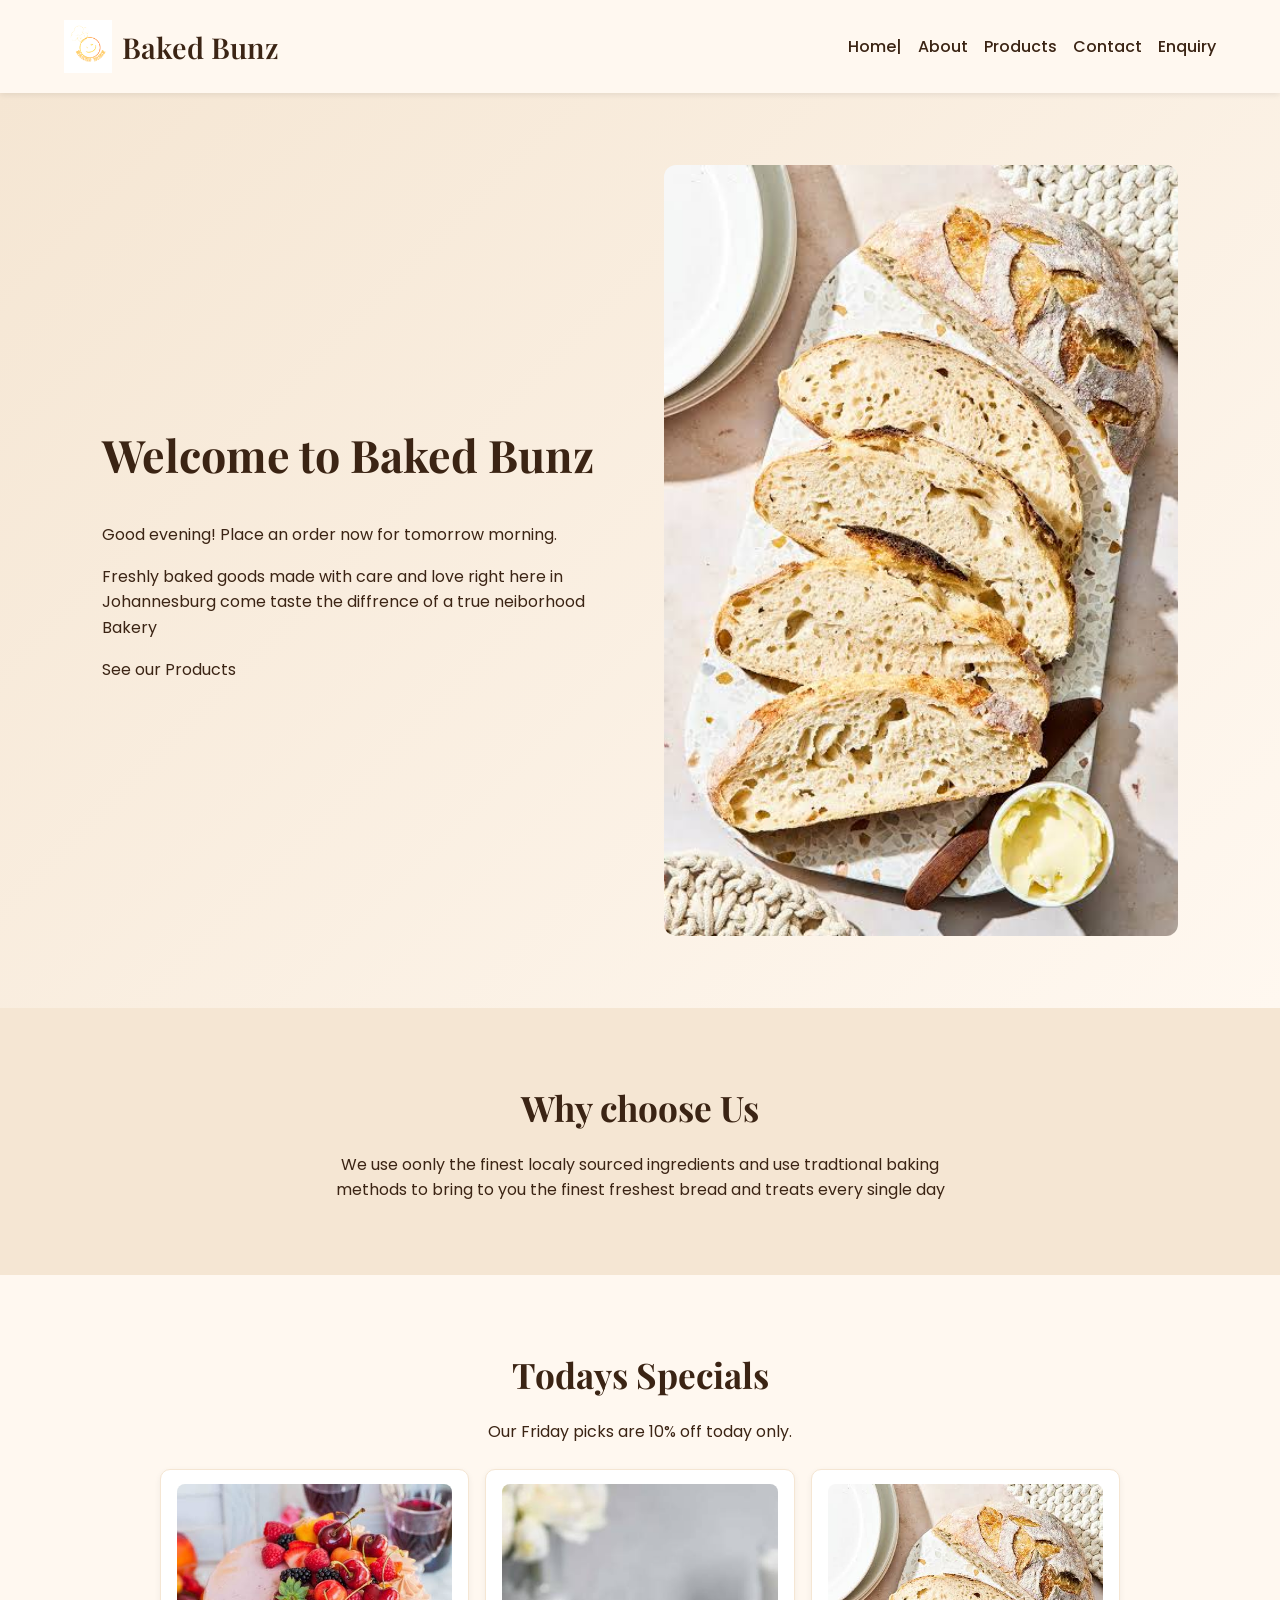
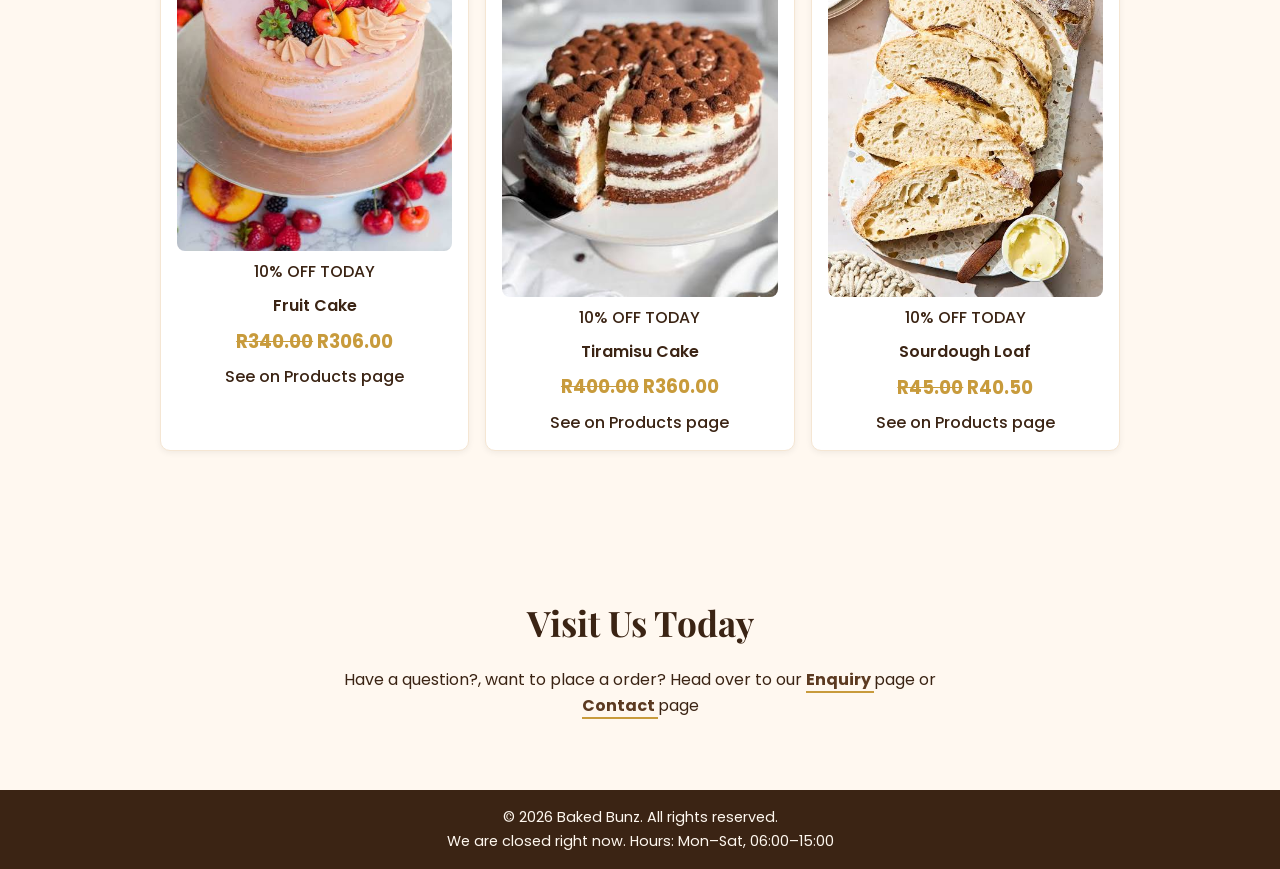
<file: index.html>
<!DOCTYPE html>
<html lang="en">
<head>
     <meta name="viewport" content="width=device-width, initial-scale=1.0">
    <meta charset="UTF-8"/>
    <meta name="description" content="DESCRIPTION FROM THE LIST BELOW">
    <title>Baked Bunz|Index</title>
    <link rel="preconnect" href="https://fonts.googleapis.com">
    <link rel="preconnect" href="https://fonts.gstatic.com" crossorigin>
    <link href="https://fonts.googleapis.com/css2?family=Playfair+Display:wght@600;700&family=Poppins:wght@400;500;600;700&display=swap" rel="stylesheet">
    <link rel="stylesheet" href="css/style.css">
</head>
<body>

<!-- Header will have the site title and navigation -->
 <header>
    <a href="index.html" class="brand">
        <img src="images/BakedBunzLogo.png" alt="Baked Bunz Logo" class="logo">
        <span class="site-title">Baked Bunz</span>
    </a>

    <nav aria-label="Main navigation"> 
        <ul>
            <li><a href="index.html" aria-current="page">Home|</a></li>
            <li><a href="aboutUs.html">About</a></li>
            <li><a href="product.html">Products</a></li>
            <li><a href="contact.html">Contact</a></li>
            <li><a href="enquiry.html">Enquiry</a></li>
        </ul>
    </nav>
 </header>
 <!-- the main contant will display here  -->
  <main>
    <section id="hero">
        <div class="hero-text">
            <h1>Welcome to Baked Bunz</h1>
            <p id="greeting" class="greeting"></p>
        <p>Freshly baked goods made with care and love right here in Johannesburg come taste the diffrence of a true neiborhood Bakery</p>
        <a class="button" href="product.html">See our Products</a>
        </div>
        <img class="hero-image" src="./images/sourDough.jpg" alt="sourgough bread img">
       </section>

       <section id="highlights">
        <h2>Why choose Us</h2>
        <p>We use oonly the finest localy sourced ingredients and use tradtional baking methods to bring to you the finest freshest bread and treats every single day </p>

       </section>

       <section id="specials">
        <h2>Todays Specials</h2>
        <p id="specials-intro"></p>
        <ul id="specials-list" class="product-list"></ul>
       </section>
       
       <section id="cta">
        <h2>Visit Us Today</h2>
        <p>Have a question?, want to place a order? Head over  to our
            <a href="enquiry.html">Enquiry  </a> page or
            <a href="contact.html">Contact  </a> page
        </p>

       </section>
  </main>
  <!-- footer with copyright -->
   <footer>
    <p>&copy;2026 BakedBunz. All rights reserved.</p>
   </footer>
   <script src="./js/cart.js"></script>
</body>
</html>
</file>
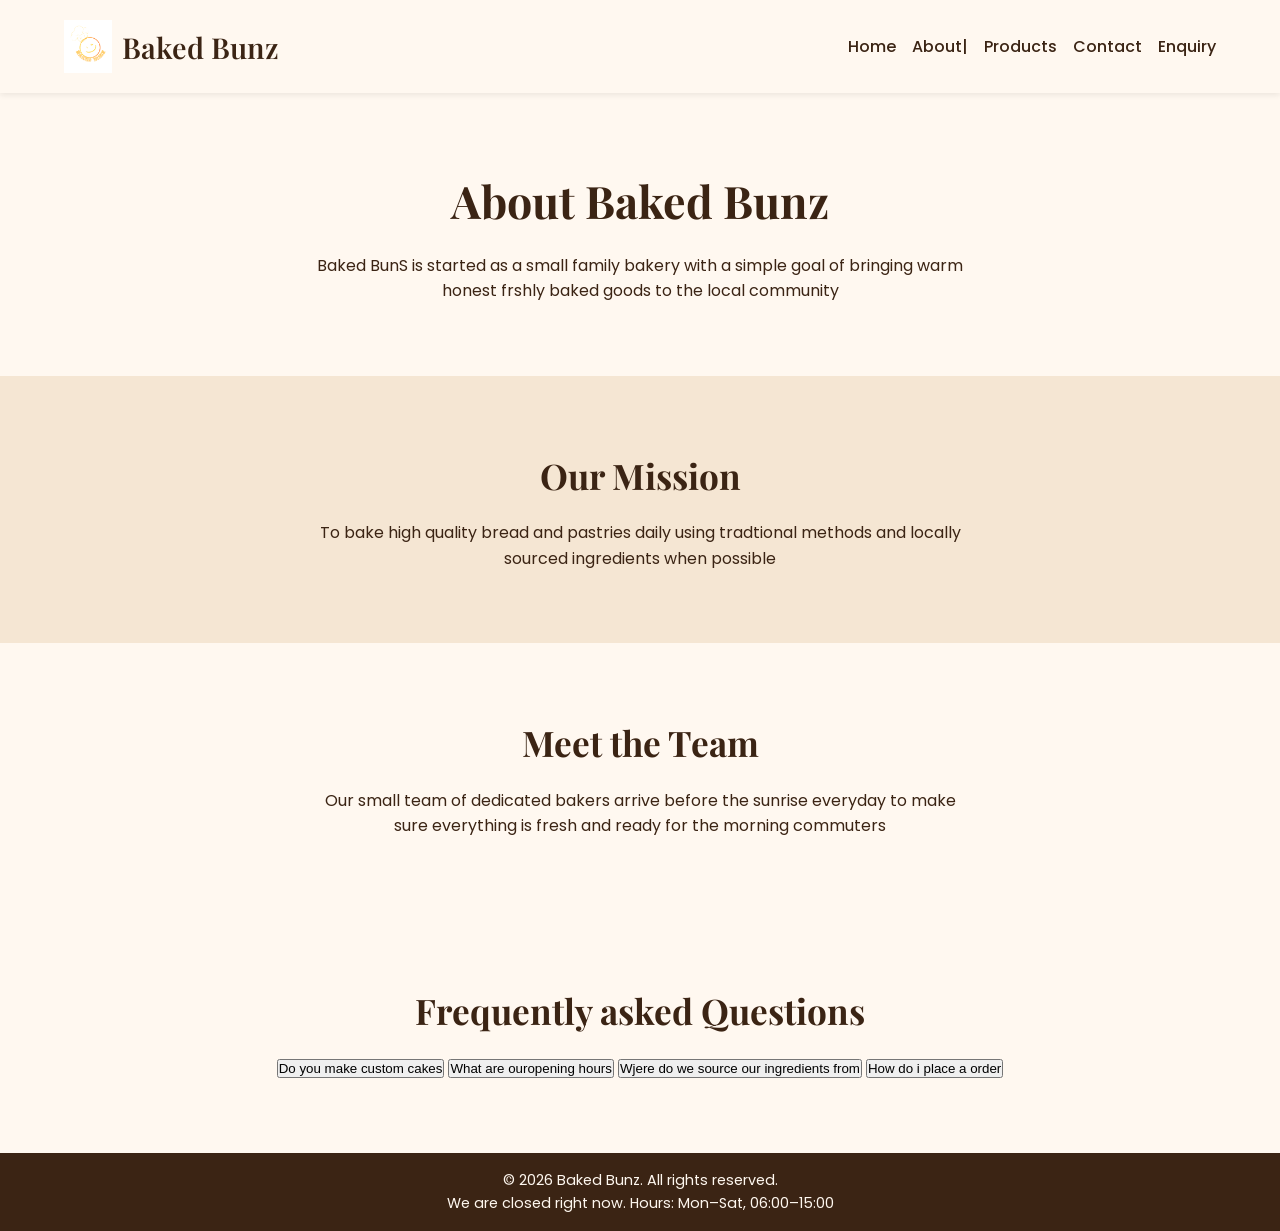
<file: aboutUs.html>
<!DOCTYPE html>
<html lang="en">
<head>
   <meta name="viewport" content="width=device-width, initial-scale=1.0">
    <meta charset="UTF-8"/>
    <meta name="description" content="DESCRIPTION FROM THE LIST BELOW">
    <title>Baked Bunz|About US</title>
    <link rel="preconnect" href="https://fonts.googleapis.com">
    <link rel="preconnect" href="https://fonts.gstatic.com" crossorigin>
    <link href="https://fonts.googleapis.com/css2?family=Playfair+Display:wght@600;700&family=Poppins:wght@400;500;600;700&display=swap" rel="stylesheet">
    <link rel="stylesheet" href="css/style.css">
</head>
<body>

<!-- Header will have the site title and navigation -->
 <header>
    
     <a href="index.html" class="brand">
        <img src="images/BakedBunzLogo.png" alt="Baked Bunz Logo" class="logo">
        <span class="site-title">Baked Bunz</span>
    </a>

    
    <nav>
       
        <ul aria-label="Main navigation">
            <li><a href="index.html">Home</a></li>
            <li><a href="aboutUs.html" aria-current="page">About|</a></li>
            <li><a href="product.html">Products</a></li>
            <li><a href="contact.html">Contact</a></li>
            <li><a href="enquiry.html">Enquiry</a></li>
        </ul>
    </nav>
 </header>
 
  <main>
    <section id="our-story">
        <h1>About Baked Bunz</h1>
        <p>Baked BunS is started as a small family bakery with a simple goal of bringing warm honest frshly baked goods to the local community </p>

    </section>
    <section id="mission">
        <h2>Our Mission</h2>
        <p>To bake high quality bread and pastries daily using tradtional methods and locally sourced ingredients when possible </p>
    </section>
    <section id="team">
        <h2>Meet the Team</h2>
        <p>
            Our small team of dedicated bakers arrive before the sunrise everyday to make sure everything is fresh and ready for the morning commuters
        </p>
    </section>

    <section id="faq">
        <h2>Frequently asked Questions</h2>
        <div class="accordion">
            <button type="button" class="accordion-header" id="faq-button-1" aria-expanded="false" aria-controls="faq-panel-1">Do you make custom cakes</button>
            <div class="accordion-panel" id="faq-panel-1" role="region" aria-labelledby="faq-button-1" hidden>
                <p>Yes we do, head over to our enquiry page to do so.PLease give us a 3 days notice</p>
            </div>

             <button type="button" class="accordion-header" id="faq-button-2" aria-expanded="false" aria-controls="faq-panel-2">What are ouropening hours </button>
            <div class="accordion-panel" id="faq-panel-2" role="region" aria-labelledby="faq-button-2" hidden>
                <p>where open from 06:00 to 15:00</p>
            </div>

             <button type="button" class="accordion-header" id="faq-button-3" aria-expanded="false" aria-controls="faq-panel-3">Wjere do we source our ingredients from </button>
            <div class="accordion-panel" id="faq-panel-3" role="region" aria-labelledby="faq-button-3" hidden>
                <p>we source our ingredients form local stores and bake our goods fresh every morning</p>
            </div>

             <button type="button" class="accordion-header" id="faq-button-4" aria-expanded="false" aria-controls="faq-panel-4">How do i place a order</button>
            <div class="accordion-panel" id="faq-panel-4" role="region" aria-labelledby="faq-button-4" hidden>
                <p>go to product page and add your neede times to the cart</p>
            </div>

        </div>
    </section>

    </main>
  <!-- footer with copyright -->
   <footer>
    <p>&copy;2026 BakedBunz. All rights reserved.</p>
   </footer>
    <script src="./js/cart.js"></script>
</body>
</html>
</file>
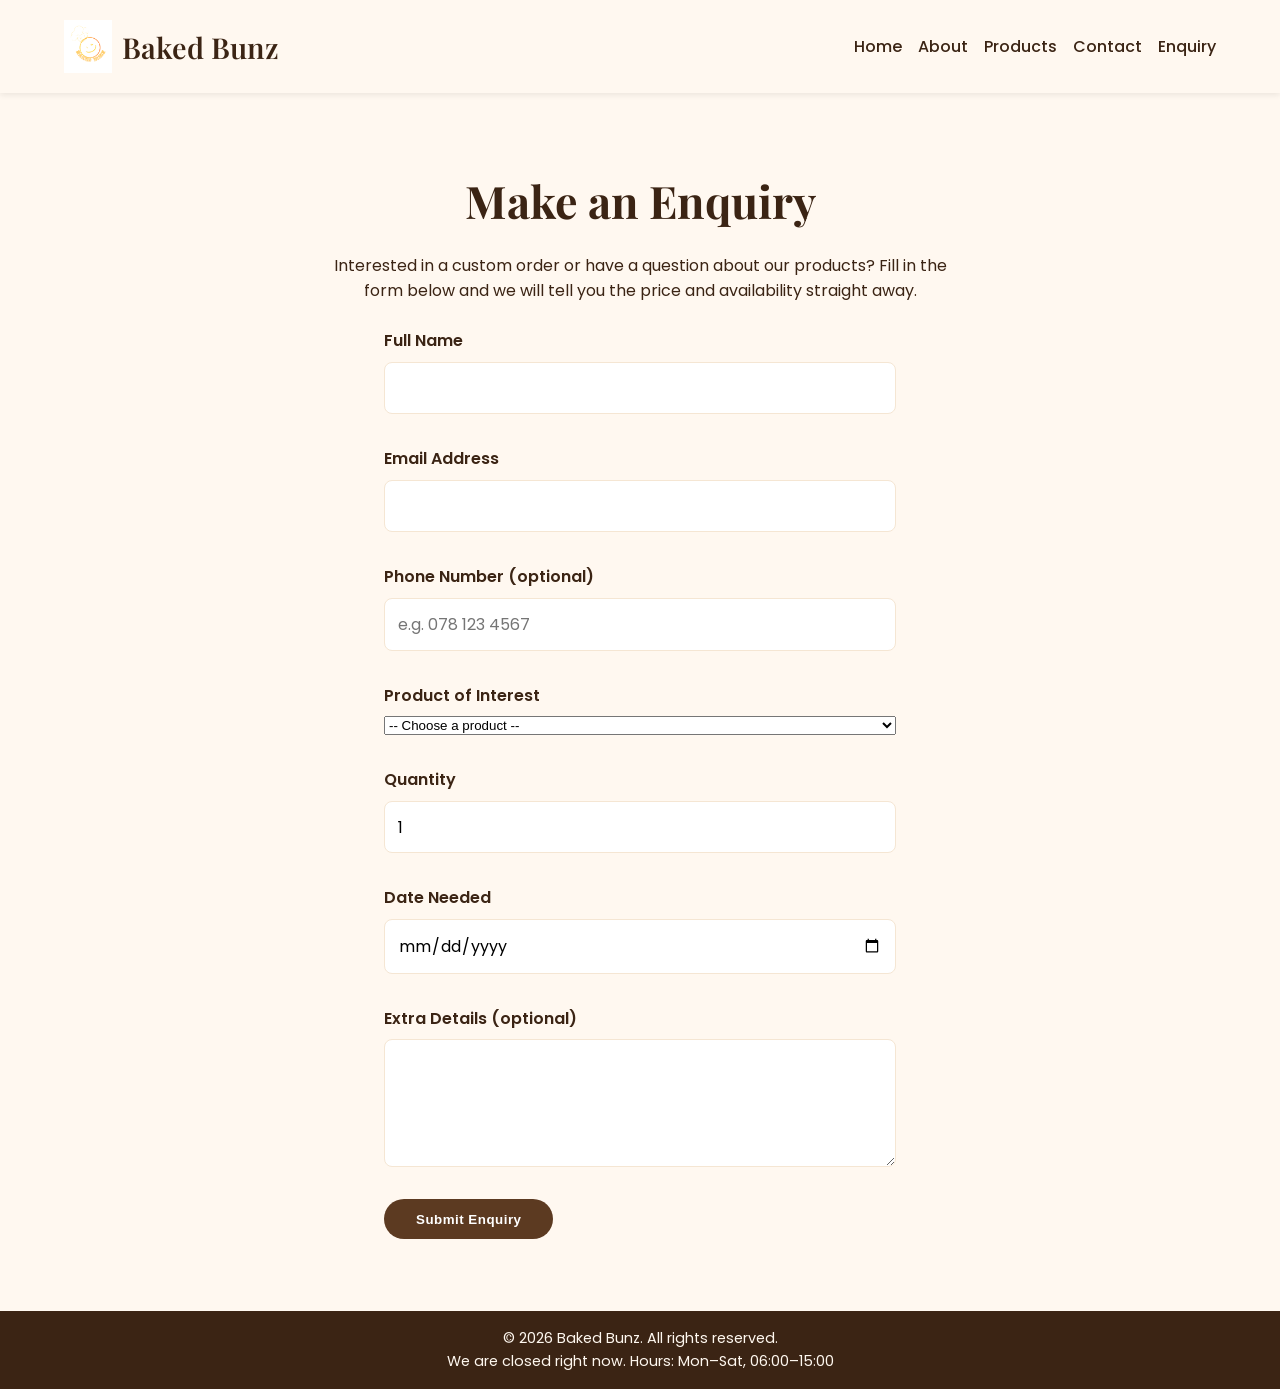
<file: enquiry.html>
<!DOCTYPE html>
<head>
     <meta name="viewport" content="width=device-width, initial-scale=1.0">
    <meta charset="UTF-8"/>
    <meta name="description" content="DESCRIPTION FROM THE LIST BELOW">
    <title>Baked Bunz|Enquiry</title>
    <link rel="preconnect" href="https://fonts.googleapis.com">
    <link rel="preconnect" href="https://fonts.gstatic.com" crossorigin>
    <link href="https://fonts.googleapis.com/css2?family=Playfair+Display:wght@600;700&family=Poppins:wght@400;500;600;700&display=swap" rel="stylesheet">
    <link rel="stylesheet" href="css/style.css">
</head>
<body>

<!-- Header will have the site title and navigation -->
 <header>
    <a href="index.html" class="brand">
        <img src="images/BakedBunzLogo.png" alt="Baked Bunz Logo" class="logo">
        <span class="site-title">Baked Bunz</span>
    </a>
    <nav>
         
        <ul aria-label="Main navigation">
            <li><a href="index.html">Home</a></li>
            <li><a href="aboutUs.html">About</a></li>
            <li><a href="product.html">Products</a></li>
            <li><a href="contact.html">Contact</a></li>
            <li><a href="enquiry.html" aria-current="page">Enquiry</a></li>
        </ul>
    </nav>
 </header>
 <!-- tenquiry from orders / questions  -->
  <main>

    <section id="enquiry-form">
        <h1>Make an Enquiry</h1>
        <p>Interested in a custom order or have a question about our products? Fill in the form below and we will tell you the price and availability straight away.</p>

    <form id="enquiryform" action="#" method="post" novalidate>
        <label for="name">Full Name</label>
        <input type="text" id="name" name="name" required minlength="2" autocomplete="name" aria-describedby="name-error">
        <span id="name-error" class="field-error"></span>

        <label for="email">Email Address</label>
        <input type="email" id="email" name="email" required autocomplete="email" aria-describedby="email-error">
        <span id="email-error" class="field-error"></span>

        <label for="phone">Phone Number (optional)</label>
        <input type="tel" id="phone" name="phone" placeholder="e.g. 078 123 4567" autocomplete="tel" aria-describedby="phone-error">
        <span id="phone-error" class="field-error"></span>

        <label for="product">Product of Interest</label>
        <select id="product" name="product" required aria-describedby="product-error">
            <option value="">-- Choose a product --</option>
        </select>
        <span id="product-error" class="field-error"></span>

        <label for="quantity">Quantity</label>
        <input type="number" id="quantity" name="quantity" min="1" max="50" value="1" required aria-describedby="quantity-error">
        <span id="quantity-error" class="field-error"></span>

        <label for="date">Date Needed</label>
        <input type="date" id="date" name="date" required aria-describedby="date-error">
        <span id="date-error" class="field-error"></span>

        <label for="message">Extra Details (optional)</label>
        <textarea id="message" name="message" rows="4" maxlength="300" aria-describedby="message-error"></textarea>
        <span id="message-error" class="field-error"></span>

        <button type="submit" id="enquiry-submit">Submit Enquiry</button>
    </form>

    <p id="enquiry-status" class="form-status" role="status" aria-live="polite"></p>

    <div id="enquiry-response" class="response-box" role="status" aria-live="polite" hidden></div>
</section>

  </main>
  <!-- footer with copyright -->
   <footer>
    <p>&copy;2026 BakedBunz. All rights reserved.</p>
   </footer>
    <script src="./js/cart.js"></script>
</body>
</html>
</file>
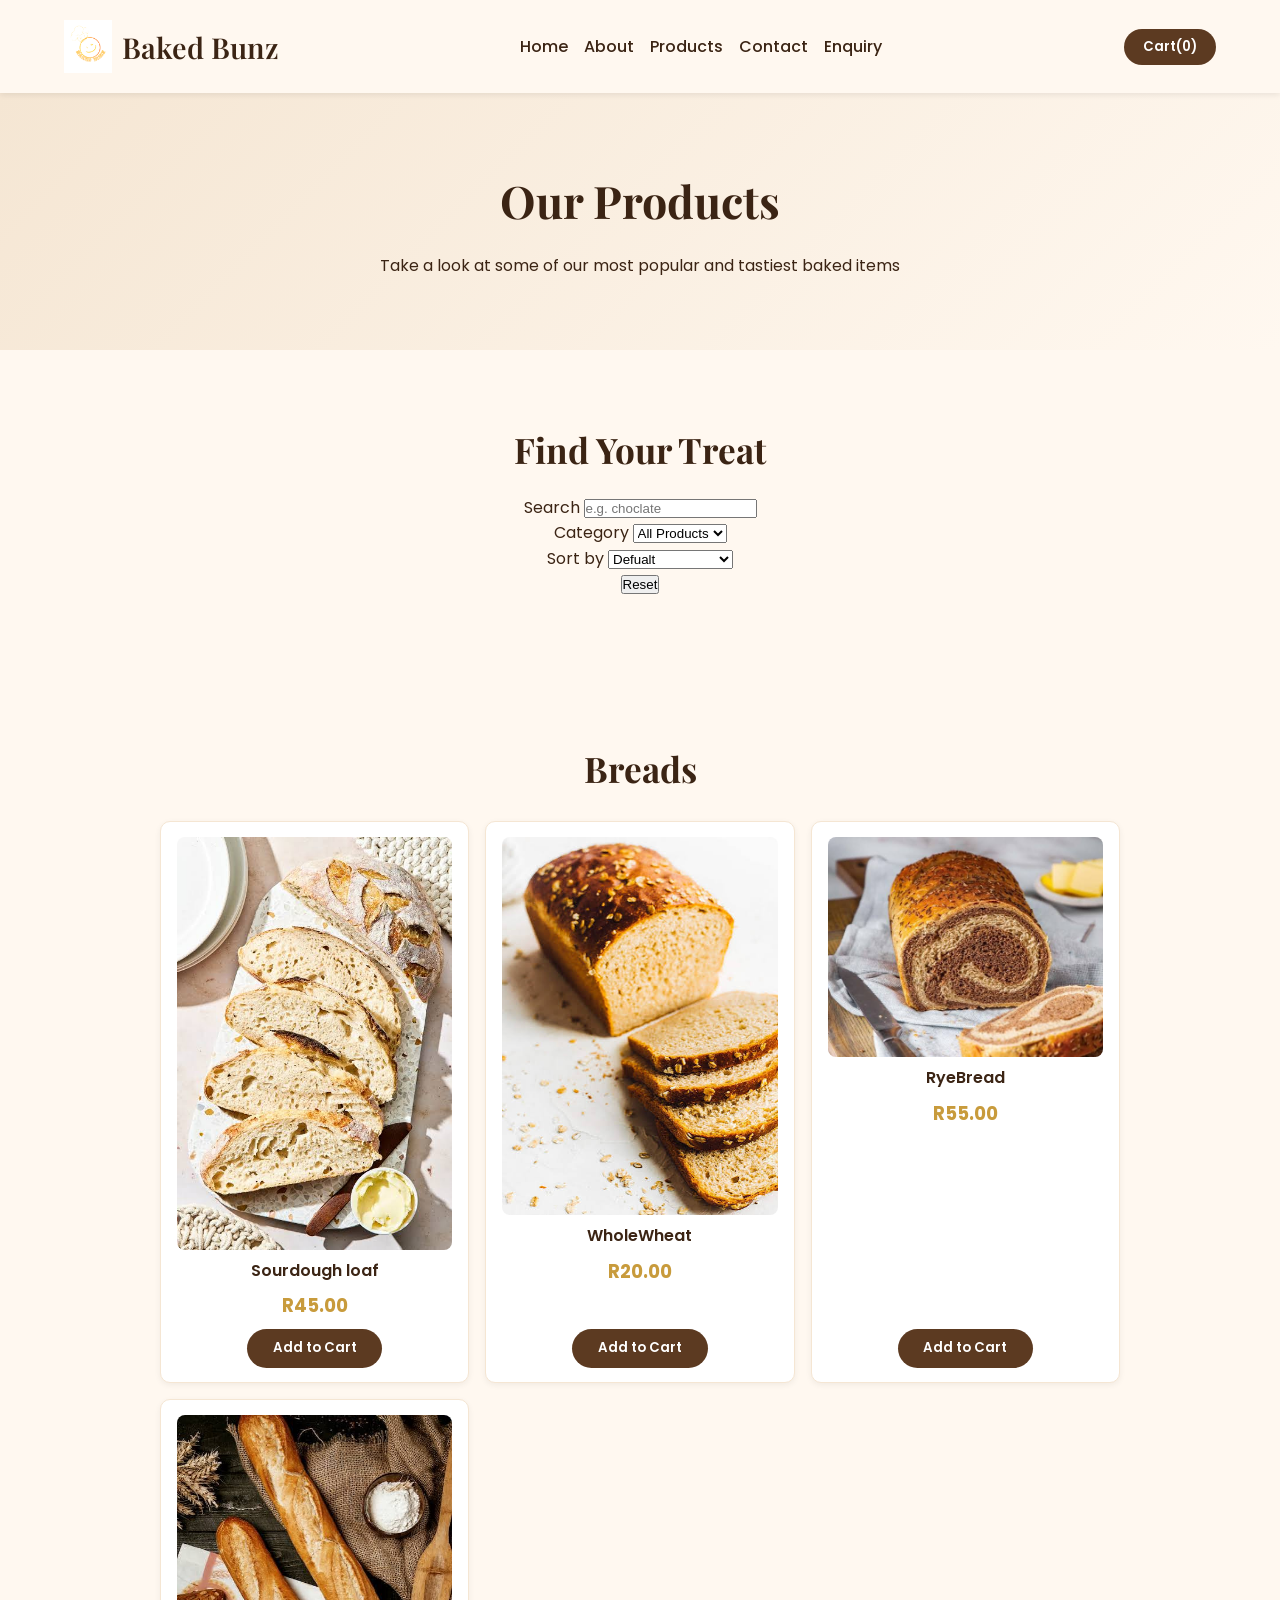
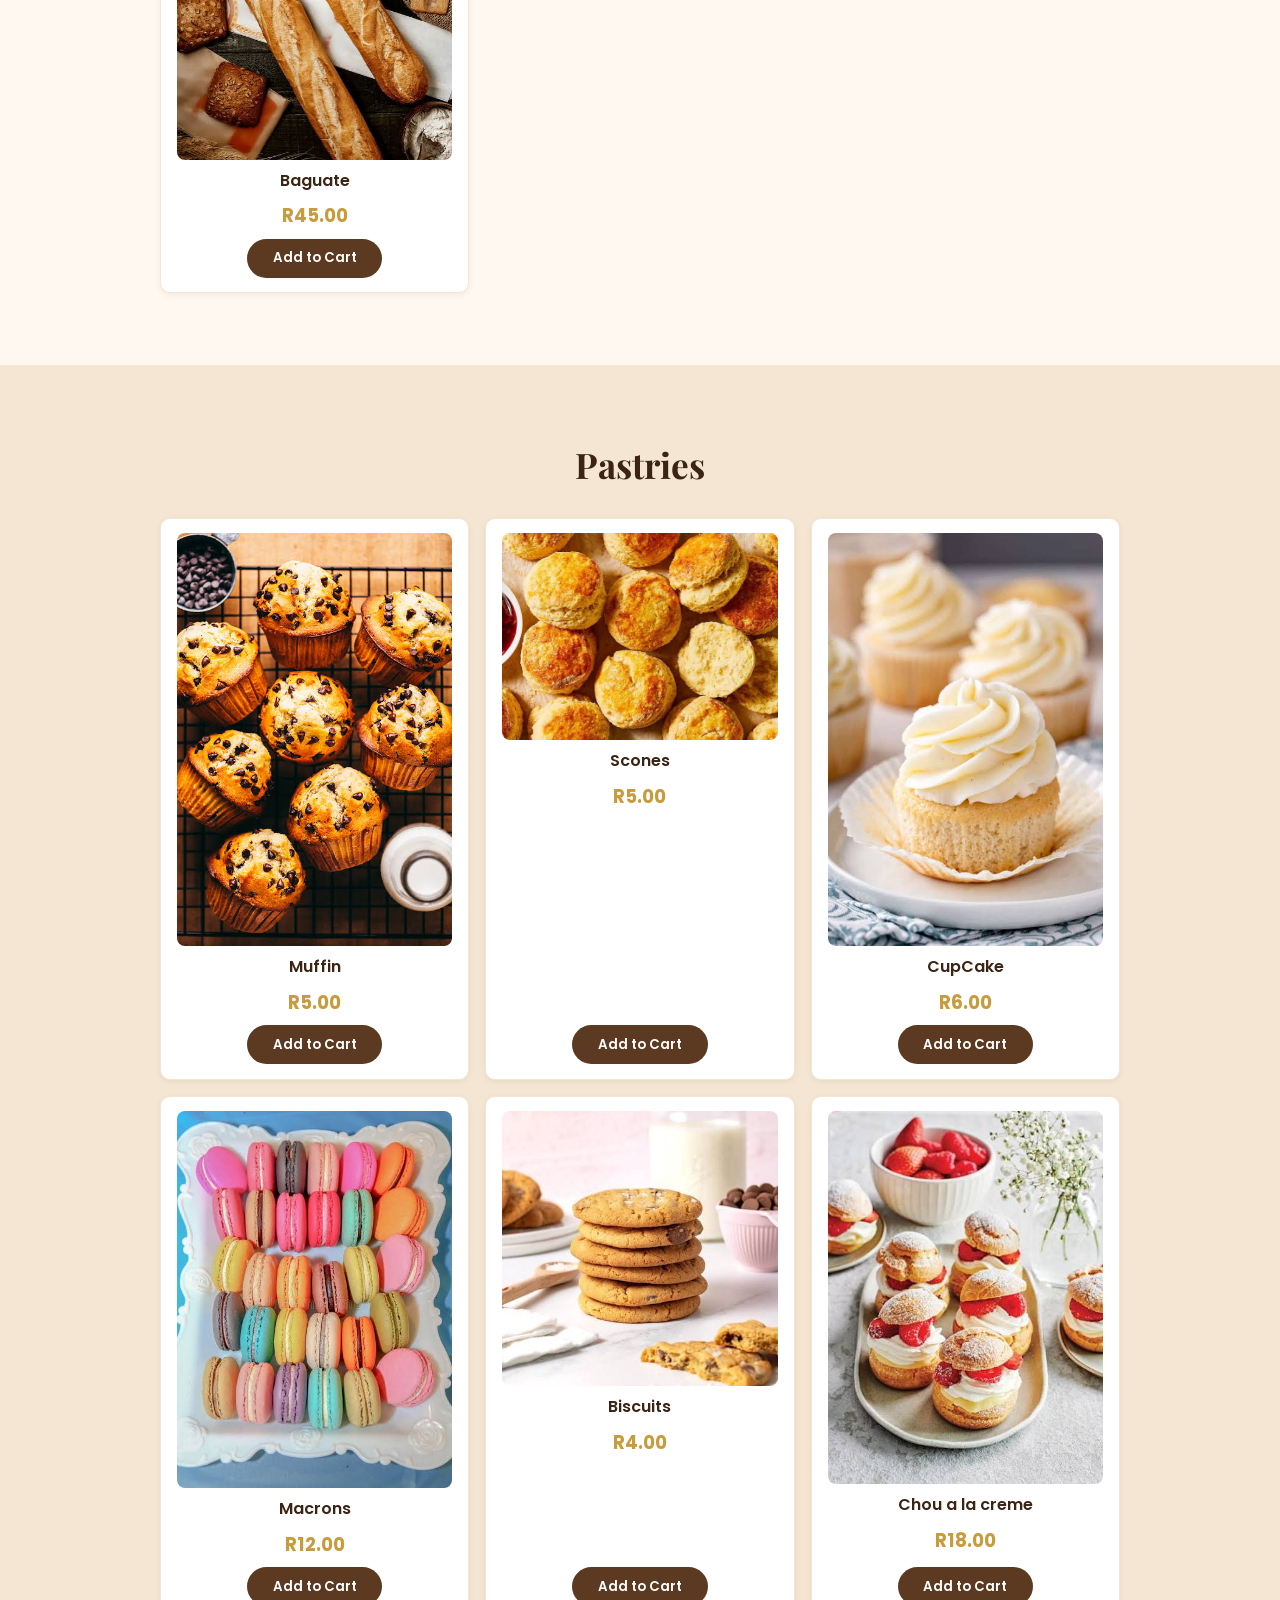
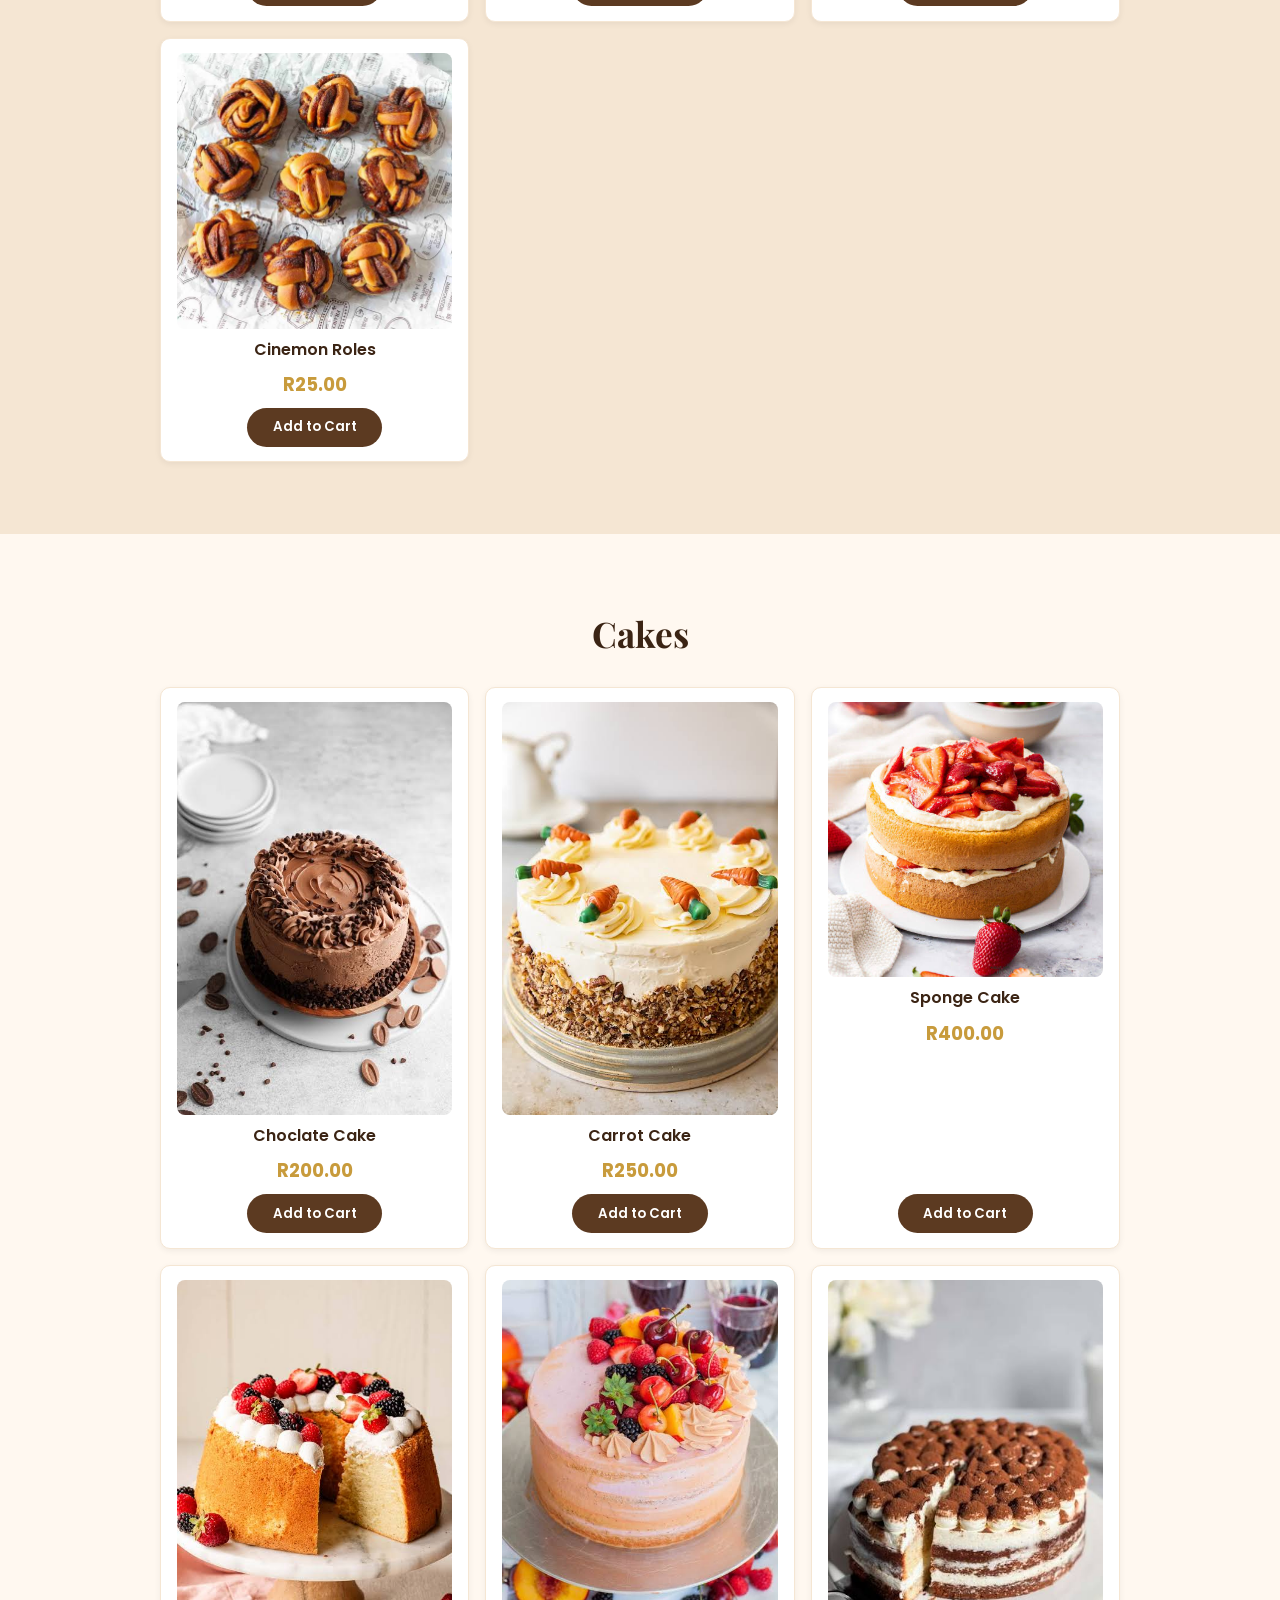
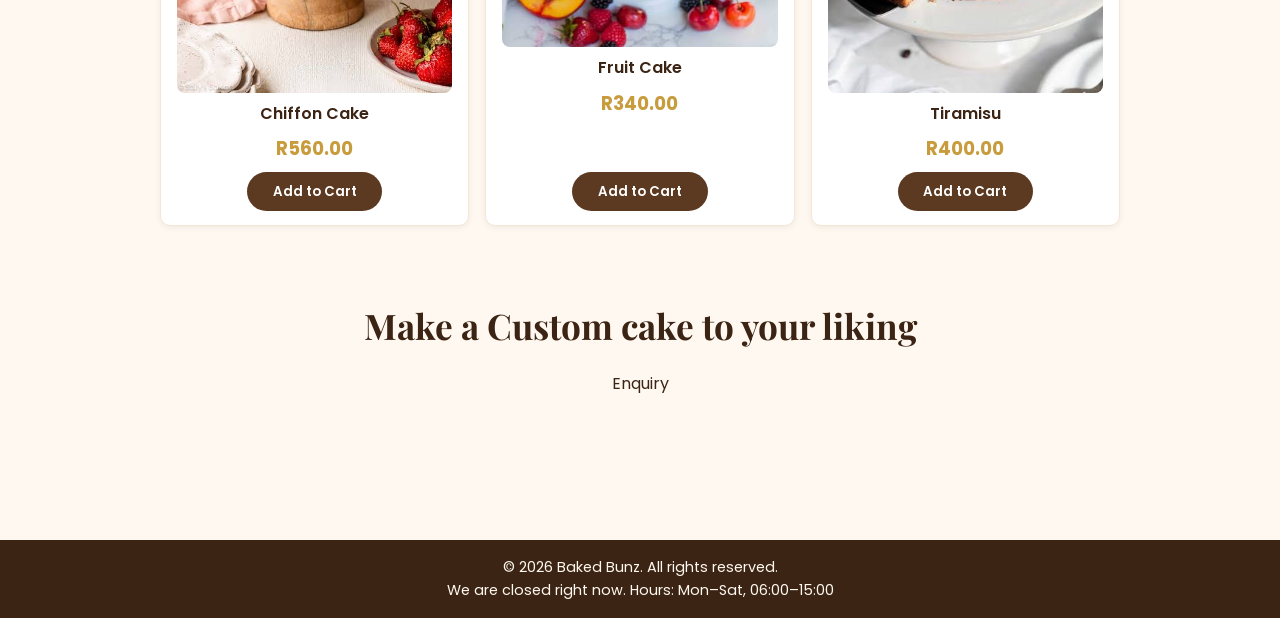
<file: product.html>
<!DOCTYPE html>
<html lang="en">
<head>
     <meta name="viewport" content="width=device-width, initial-scale=1.0">
    <meta charset="UTF-8"/>
    <meta name="description" content="DESCRIPTION FROM THE LIST BELOW">
    <title>Baked Bunz|Products</title>
    <link rel="preconnect" href="https://fonts.googleapis.com">
    <link rel="preconnect" href="https://fonts.gstatic.com" crossorigin>
    <link href="https://fonts.googleapis.com/css2?family=Playfair+Display:wght@600;700&family=Poppins:wght@400;500;600;700&display=swap" rel="stylesheet">
    <link rel="stylesheet" href="css/style.css">

</head>
<body>


<!-- Header will have the site title and navigation -->
 <header>
    <a href="index.html" class="brand">
        <img src="images/BakedBunzLogo.png" alt="Baked Bunz Logo" class="logo">
        <span class="site-title">Baked Bunz</span>
    </a>
    
   <nav aria-label="Main navigation">
        <ul>
            <li><a href="index.html">Home</a></li>
            <li><a href="aboutUs.html">About</a></li>
            <li><a href="product.html" aria-current="page">Products</a></li>
            <li><a href="contact.html">Contact</a></li>
            <li><a href="enquiry.html">Enquiry</a></li>
        </ul>
    </nav>

    <button type="button" id="cart-toggle" class="cart-toggle" aria-controls="cart-panel " aria-expanded="false">
        Cart(<span id="cart-count">0</span>)
    </button>
 </header>
 
  <main>
    <section id="products-intro">
        <h1>Our Products</h1>
        <p>Take a look at some of our most popular and tastiest baked items</p>

    </section>
    
    <section id="product-tools">
        <h2>Find Your Treat</h2>
        
            <div class="prodct-tools">
                <div class="tool">
                    <label for="product-search">Search</label>
                    <input type="search" id="product-search" placeholder="e.g. choclate">
                </div>
                <div class="tool">
                    <label for="category-filter">Category</label>
                    <select id="category-filter">
                        <option value="all">All Products</option>
                        <option value="breads">Breads</option>
                        <option value="pastries">Pastries</option>
                        <option value="cakes">Cakes</option>
                    </select>
                </div>
                <div class="tool">
                    <label for="sort-products">Sort by</label>
                    <select id="sort-products">
                        <option value="default">Defualt</option>
                        <option value="name">Name(A to Z)</option>
                        <option value="price-low">Price(low to high)</option>
                        <option value="price-high">Price(high to low)</option>
                    </select>
                </div>
                <button type="button" id="reset-filters " class="reset-filters">Reset</button>
            </div>
            <p id="result-count" role="status" aria-live="polite"></p>
            <p id="no-results" hidden>No product match your search. Try a diffrent word </p>
        </div>
    </section>
    
    <section id="breads">
        <h2>Breads</h2>
        <ul class="product-list">

            <li class="product-card" data-id="sourdough" data-name="SourDough Loaf" data-price="45">
                <img src="./images/sourDough.jpg" alt="sourDough bread image">
                <span class="product-name">Sourdough loaf</span>
                <span class="product-price ">R45.00</span>
                <button type="button" class="add-to-cart">Add to Cart</button>
            </li>


            <li class="product-card" data-id="wholewheat" data-name="WholeWheat Bread" data-price="20">
                <img src="./images/wholeWheat.jpg"alt="wholeWheat" >
                 <span class="product-name">WholeWheat </span>
                <span class="product-price ">R20.00</span>
                <button type="button" class="add-to-cart">Add to Cart</button>
            </li>
            
            


            <li class="product-card" data-id="ryebread" data-name="Rye Bread"data-price="55">
                <img src="./images/ryeBread.jpg" alt="ryebread image"> 
                 <span class="product-name">RyeBread</span>
                <span class="product-price ">R55.00</span>
                <button type="button" class="add-to-cart">Add to Cart</button>
            </li>
            </li>


            <li class="product-card" data-id="baguate" data-name="Baguate" data-price="45">
                <img src="./images/baguet.jpg" alt="Baguate image">
                 <span class="product-name">Baguate</span>
                <span class="product-price ">R45.00</span>
                <button type="button" class="add-to-cart">Add to Cart</button>
            </li>
        </ul>
    </section>

    <section id="pastries">
        <h2>Pastries</h2>
        <ul class="product-list">

            <li class="product-card" data-id="muffin" data-name="Muffin" data-price="5">
                <img src="./images/Muffins.jpg" alt="muffin img">
               
                 <span class="product-name">Muffin</span>
                <span class="product-price ">R5.00</span>
                <button type="button" class="add-to-cart">Add to Cart</button>
            </li>
                


            <li class="product-card" data-id="scone" data-name="Scones" data-price="5">
                <img src="./images/scones.jpg" alt="scone img">
         
                 <span class="product-name">Scones</span>
                <span class="product-price ">R5.00</span>
                <button type="button" class="add-to-cart">Add to Cart</button>
            </li>


            <li class="product-card" data-id="cupcake" data-name="CupCake" data-price="6">
                <img src="./images/cupcakes.jpg" alt="img cupcake">
                <span class="product-name">CupCake</span>
                <span class="product-price ">R6.00</span>
                <button type="button" class="add-to-cart">Add to Cart</button>
            </li>


            <li class="product-card" data-id="macrons "data-name="Macrons" data-price="12">
                <img src="./images/macrons.jpg">
                <span class="product-name">Macrons</span>
                <span class="product-price ">R12.00</span>
                <button type="button" class="add-to-cart">Add to Cart</button>
            </li>


            <li class="product-card" data-id="biscuit" data-name="Biscuits" data-price="4">
                <img src="./images/biscuits.jpg">
                <span class="product-name">Biscuits</span>
                <span class="product-price ">R4.00</span>
                <button type="button" class="add-to-cart">Add to Cart</button>
            </li>


            <li class="product-card" data-id="chou a la creme" data-name="Chou a la creme" data-price="18">
                <img src="./images/Chou a la creme.jpg">
                <span class="product-name">Chou a la creme</span>
                <span class="product-price ">R18.00</span>
                <button type="button" class="add-to-cart">Add to Cart</button>
            </li>


            <li class="product-card" data-id="cinnemon roles" data-name="Cinemon Roles" data-price="25">
                <img src="images/CinnemonRoles.jpg">
                <span class="product-name">Cinemon Roles</span>
                <span class="product-price ">R25.00</span>
                <button type="button" class="add-to-cart">Add to Cart</button>
            </li>
        </ul>
    </section>
    <section id="cakes">
        <h2>Cakes</h2>
        <ul class="product-list">
            
            <li class="product-card" data-id="choclate cake" data-name="ChoclateCake" data-price="200">
                <img src="./images/choclate cake.jpg">
                <span class="product-name">Choclate Cake</span>
                <span class="product-price ">R200.00</span>
                <button type="button" class="add-to-cart">Add to Cart</button>
            </li>

            <li class="product-card" data-id="carrot cake" data-name="Carrot Cake" data-price="250">
                <img src="./images/carrotCake.jpg">
                <span class="product-name">Carrot Cake</span>
                <span class="product-price ">R250.00</span>
                <button type="button" class="add-to-cart">Add to Cart</button>
            </li>

            <li class="product-card" data-id="songe cake" data-name="SpongeCake" data-price="400">
                <img src="./images/Sponge cake.jpg">
                <span class="product-name">Sponge Cake</span>
                <span class="product-price ">R400.00</span>
                <button type="button" class="add-to-cart">Add to Cart</button>
            </li>

            <li class="product-card" data-id="chiffon cake" data-name="Ciffone cake" data-price="560">
                <img src="./images/Chiffon cake.jpg">
                <span class="product-name">Chiffon Cake</span>
                <span class="product-price ">R560.00</span>
                <button type="button" class="add-to-cart">Add to Cart</button>
            </li>

            <li class="product-card" data-id="fruit cake" data-name="Fruit Cake" data-price="340">
                <img src="images/Fruit cake.jpg">
                <span class="product-name">Fruit Cake</span>
                <span class="product-price ">R340.00</span>
                <button type="button" class="add-to-cart">Add to Cart</button>
            </li>

            <li class="product-card" data-id="tiramisu" data-name="Tiramisu" data-price="400">
                <img src="./images/Tiramisu cake.jpg">
                <span class="product-name">Tiramisu</span>
                <span class="product-price ">R400.00</span>
                <button type="button" class="add-to-cart">Add to Cart</button>
            </li>
            
        </ul>

        <section id="made-to-order">
            <h2>Make a Custom cake to your liking</h2>
            <a href="enquiry.html">Enquiry  </a>
        </section>

    </section>
  </main>
  <!-- footer with copyright -->
   <div id="cart-overlay" class="cart-overlay" hidden></div>
   <aside id="cart-panel" class="cart-panel" aria-label="Shopping cart" aria-hidden="true">
    <div class="cart-header">
        <h2>Your Cart</h2>
        <button type="button" id="cart-close" class="cart-close" aria-label="Close cart">&times;</button>
    </div>
    <ul id="cart-items" class="cart-items"></ul>
    <p id="cart-empty" class="cart-empty">Your cart is empty.</p>
    <div class="cart-footer">
        <p class="cart-total">Total: <strong id="cart-total">R0.00</strong></p>
        <button type="button" id="checkout-btn" class="checkout-btn">Place Order</button>
        <button type="button" id="clear-cart" class="clear-cart">Clear Cart</button>
        <p id="cart-message" class="cart-message" role="status" aria-live="polite"></p>
    </div>
</aside>

   <footer>
    <p>&copy;2026 BakedBunz. All rights reserved.</p>
   </footer>
   <script src="./js/cart.js"></script>
</body>
</html>
</file>
<file: css/style.css>
*{
    margin: 0;
    padding: 0;
    box-sizing: border-box;
}

:root{
    --color-cream:#FFF8F0;
    --color-cream-dark:#F5E6D3;
    --color-brown:#5C3A21;
    --color-brown-dark: #3B2414;
    --color-blush:#E8B4B8;
    --color-gold:#C89B3C;
    --color-text:#3b2414;
    --font-heading: 'Playfair Display',Georgia,serif;
    --font-body:'Poppins',Arial,sans-serif;
}

html{
   scroll-behavior: smooth;
   font-size:100%;
}

body{
    font-family: var(--font-body);
    color: var(--color-text);
    background-color: var(--color-cream);
    line-height: 1.6;
}


a{
    text-decoration: none;
    color: inherit;
}

ul{
    list-style: none;
}

h1,h2{
    font-family: var(--font-heading);
    color: var(--color-brown-dark);
}

img{
   max-width: 100%;
   height: auto;
   display: block;
}

a:focus-visible,button:focus-visible,input:focus-visible,textarea:focus-visible{
   outline: 3px solid var(--color-gold);
   outline-offset: 2px;
}



header{
    display: flex;
    justify-content: column;
    align-items: flex-start;
    gap: 0.8rem;
    padding: 1rem 5%;
    background-color: var(--color-cream);
    box-shadow: 0 2px 6px rgba(0, 0, 0, 0.08);
    position: sticky;
    top: 0;
    z-index: 100;
}

.brand{
   display: flex;
   align-items: center;
   gap: 0.6rem;
}

.logo{
   width: 3rem;
   height:auto;
}


.site-title{
    font-family: var(--font-heading);
    font-size: 1.5rem;
    font-weight: 600;
    color: var(--color-brown-dark);

}



nav ul {
    display: flex;
   flex-wrap: wrap;
   gap: 1rem;
}






 nav ul li a{
    font-weight: 500;
    position: relative;
    padding: 0.3rem 0;
    transition: color 0.3s ease;
 }

 nav ul li  a:hover{
 
    color: var(--color-gold);
 }

 .nav ul li a::after{
    content:"";
    position: absolute;
    left: 0;
    bottom: -4px;
    width: 0;
    height: 2px;
    background-color: var(--color-gold);
    transition: width 0.3s ease;
 }

 .nav ul li a:hover::after, nav ul li [aria-current="page"]::after{
    width: 100%;
 }

 main{
    display: flex;
    flex-direction: column;
 }

 main section{
    padding: 2.5rem 6%;
    text-align: center;
 }

 main section h1{
    font-size: 1.9rem;
    margin-bottom: 1rem;
 }

 main section h2{
    font-size: 1.6rem;
    margin-bottom: 1rem; 
 }

 main section p{
    max-width: 65ch;
    margin: 0 auto;
    font-size: 1rem;
 }

#hero,#products-intro{
   background: linear-gradient(135deg, var(--color-cream-dark),var(--color-cream));

}

#highlights,#mission,#pastries,#contact-form{
   background-color: var(--color-cream-dark);
}

 #cta a:not(.button){
    color: var(--color-brown);
    font-weight: 700;
    border-bottom: 2px solid var(--color-gold);
    
    transition: color 0.3 ease;
 }

 .socails a i:hover{
   transform: scale (1.6);
 }

 #cta a:not(.button):hover{
   color: var(--color-gold);
 }


 .hero-text{
   display: flex;
   flex-direction: column;
   align-items: center;
   gap: 1rem;

 }

 .hero-image,.wide-image{
   width: 100%;
   margin: 1.5rem auto 0;
   border-radius: 12px;
 }
 .button:hover{
   background-color: var(--color-gold);
 }

 /* About page */
 #our-story, #mission, #team{
   text-align: center;
 }

 /* product page */
 #product- intro{
   background:linear-gradient(135deg ,var(--color-cream-dark),var(--color-cream));

 }
 .product-list{
   display: grid;
   grid-template-columns: 1fr;
   gap: 1rem;
   max-width: 60rem;
   margin: 1.5rem auto 0;
 }

 .product-list li{
   
   background-color: #fff;
   border: 1px solid var(--color-cream-dark);
   border-radius: 10px;
   padding: 0.9rem 1rem;
   font-weight: 500;
   box-shadow: 0 2px 6px rgba(0, 0, 0, 0.06);
   transition: transform 0.2s ease, box-shadow 0.2s ease;


 }
 .product-list li:hover{
   transform: translateY(-3px);
   box-shadow: 0 6px 14px rgba( 0, 0, 0, 0.1);

 }
  /* product cards: name, price and buy button */
 .product-card{
   display: flex;
   flex-direction: column;
   align-items: center;
   gap: 0.5rem;
 }

 .product-card img{
   width: 100%;
   border-radius: 8px;
 }

 .product-name{
   font-weight: 600;
   color: var(--color-brown-dark);
 }

 .product-price{
   font-size: 1.15rem;
   font-weight: 700;
   color: var(--color-gold);
 }

 .add-to-cart{
   margin-top: auto;
   padding: 0.6rem 1.6rem;
   background-color: var(--color-brown);
   color: #fff;
   border: none;
   border-radius: 30px;
   font-family: var(--font-body);
   font-weight: 600;
   cursor: pointer;
   transition: background-color 0.3s ease, transform 0.2s ease;
 }

 .add-to-cart:hover:not(:disabled){
   background-color: var(--color-gold);
   transform: translateY(-2px);
 }

 .add-to-cart:disabled{
   background-color: var(--color-gold);
   cursor: default;
 }

 /* cart button in the header */
 .cart-toggle{
   padding: 0.5rem 1.2rem;
   background-color: var(--color-brown);
   color: #fff;
   border: none;
   border-radius: 30px;
   font-family: var(--font-body);
   font-weight: 600;
   cursor: pointer;
   transition: background-color 0.3s ease;
 }

 .cart-toggle:hover{
   background-color: var(--color-gold);
 }

 /* slide-in cart panel */
 .cart-overlay{
   position: fixed;
   inset: 0;
   background-color: rgba(59, 36, 20, 0.5);
   z-index: 200;
 }

 .cart-overlay[hidden]{
   display: none;
 }

 .cart-panel{
   position: fixed;
   top: 0;
   right: 0;
   height: 100%;
   width: min(24rem, 100%);
   background-color: var(--color-cream);
   box-shadow: -4px 0 16px rgba(0, 0, 0, 0.2);
   z-index: 300;
   display: flex;
   flex-direction: column;
   padding: 1.2rem;
   overflow-y: auto;
   transform: translateX(100%);
   visibility: hidden;
   transition: transform 0.3s ease, visibility 0.3s ease;
 }

 .cart-panel.open{
   transform: translateX(0);
   visibility: visible;
 }

 .cart-header{
   display: flex;
   justify-content: space-between;
   align-items: center;
   margin-bottom: 1rem;
 }

 .cart-close{
   background: none;
   border: none;
   font-size: 2rem;
   line-height: 1;
   color: var(--color-brown-dark);
   cursor: pointer;
 }

 .cart-items{
   display: flex;
   flex-direction: column;
   gap: 0.8rem;
 }

 .cart-item{
   background-color: #fff;
   border: 1px solid var(--color-cream-dark);
   border-radius: 10px;
   padding: 0.7rem 0.8rem;
   display: flex;
   flex-direction: column;
   gap: 0.5rem;
 }

 .cart-item-name{
   display: block;
   font-weight: 600;
 }

 .cart-item-line{
   font-size: 0.9rem;
 }

 .cart-item-controls{
   display: flex;
   align-items: center;
   gap: 0.5rem;
 }

 .cart-btn{
   padding: 0.25rem 0.7rem;
   background-color: var(--color-cream-dark);
   color: var(--color-brown-dark);
   border: 1px solid var(--color-brown);
   border-radius: 6px;
   font-family: var(--font-body);
   cursor: pointer;
 }

 .cart-btn:hover{
   background-color: var(--color-gold);
   color: #fff;
 }

 .cart-btn-remove{
   margin-left: auto;
 }

 .cart-empty{
   text-align: center;
   margin: 1rem 0;
 }

 .cart-empty[hidden]{
   display: none;
 }

 .cart-footer{
   margin-top: auto;
   padding-top: 1rem;
   display: flex;
   flex-direction: column;
   gap: 0.6rem;
 }

 .cart-total{
   font-size: 1.2rem;
   text-align: right;
 }

 .checkout-btn, .clear-cart{
   padding: 0.7rem;
   border-radius: 30px;
   font-family: var(--font-body);
   font-weight: 600;
   cursor: pointer;
 }

 .checkout-btn{
   background-color: var(--color-brown);
   color: #fff;
   border: none;
 }

 .checkout-btn:hover:not(:disabled){
   background-color: var(--color-gold);
 }

 .clear-cart{
   background: none;
   color: var(--color-brown);
   border: 2px solid var(--color-brown);
 }

 .checkout-btn:disabled, .clear-cart:disabled{
   opacity: 0.5;
   cursor: not-allowed;
 }

 .cart-message{
   color: var(--color-brown-dark);
   font-weight: 500;
 }


 /* contact page */
 #contact-details p{
   max-width: 32rem;
   margin: 0 auto 0.6rem;
   text-align: left;
 }

 #contact-details p strong{
   display: block;
   color: var(--color-brown-dark);
   
 }

 .socails-links {
   display: flex;
   justify-content: center;
   flex-wrap: wrap;
   gap: 1,5rem;
   margin-top: 1rem;
 }

 .socails-links  i{
   font-size: 1.6rem;
   transition: transform 0.2s ease , color 0.2s ease;
 }

 .social-links a:hover i{
   transform: scale(1.3);
   color: var(--color-gold);
 }
/* Forms for contact details and enquiry   */

form{
   max-width: 32rem ;
   margin: 1.5rem auto 0;
   display: flex;
   flex-direction: column;
   gap: 1rem;
   text-align: left;
}

form label{
   font-weight: 600;
   margin-bottom: -0.5rem;
   color: var(--color-brown-dark);
}

form input, form textarea{
   padding:0.8rem;
   border: 1px solid var(--color-cream-dark);
   border-radius: 8px;
   font-family: var(--font-body);
   font-size: 1rem;
   background-color: white;
   width: 100%;
}

form input:focus, form textarea:focus{
   
   border-color: var(--color-gold);

}

form button{
   align-self: flex-start;
   padding: 0.8rem 2rem;
   background-color: var(--color-brown);
   color: white;
   border: none;
   border-radius: 30px;
   font-weight: 600;
   letter-spacing: 0.5px;
   cursor: pointer;
   transition:background-color 0.3s ease , transform 0.2s ease;


}

form button:hover{
   background-color:var(--color-gold);
   transform: translateY(-2px);
}


 footer{
    background-color: var(--color-brown-dark);
    color:var(--color-cream);
    text-align: center;
    padding: 1rem 5%;
    font-size: 0.9rem;
 }

 @media (min-width:600px){
   header{
        flex-direction: row;
        justify-content: space-between;
        align-items: center;
        padding: 1.25rem 5%;

   }

   .site-title{
      font-size:1.8rem;
   }

   main section{
      padding: 3,5rem 7%;
   }

   main section h1{
      font-size: 2rem;
   }

   .product-list{
      grid-template-columns:repeat(2,1fr);
   }

   #contact-details p{
      text-align: left;
   }
   #contact-details p strong{
      display: inline-block;
      min-width: 9rem;
   }
 
 }

 @media (min-width: 1024px){
   main section{
      padding: 4.5rem 8%;
   }

   main section h1{
      font-size: 2.8rem;
   }

   main section h2{
      font-size: 2.2rem;
   }
   #hero{
      display: grid;
      grid-template-columns: 1fr 1fr;
      align-items: center;
      gap: 3rem;
      text-align: left;
   }
   #hero .hero-text{
      align-items: flex-start;
   }
   #hero p{
      margin: 0;
   }
   .hero-image{
      margin-top: 0;
   }
   .product-list{
      grid-template-columns: repeat(3, 1fr);
   }
}

@media(min-width:1440px){
   main section{
      padding-left: 12%;
      padding-right: 12%;
   }
}
@media (prefers-reduced-motion: reduce){
   *{
      transition: none !important;
      scroll-behavior: auto;
   }
}
</file>
